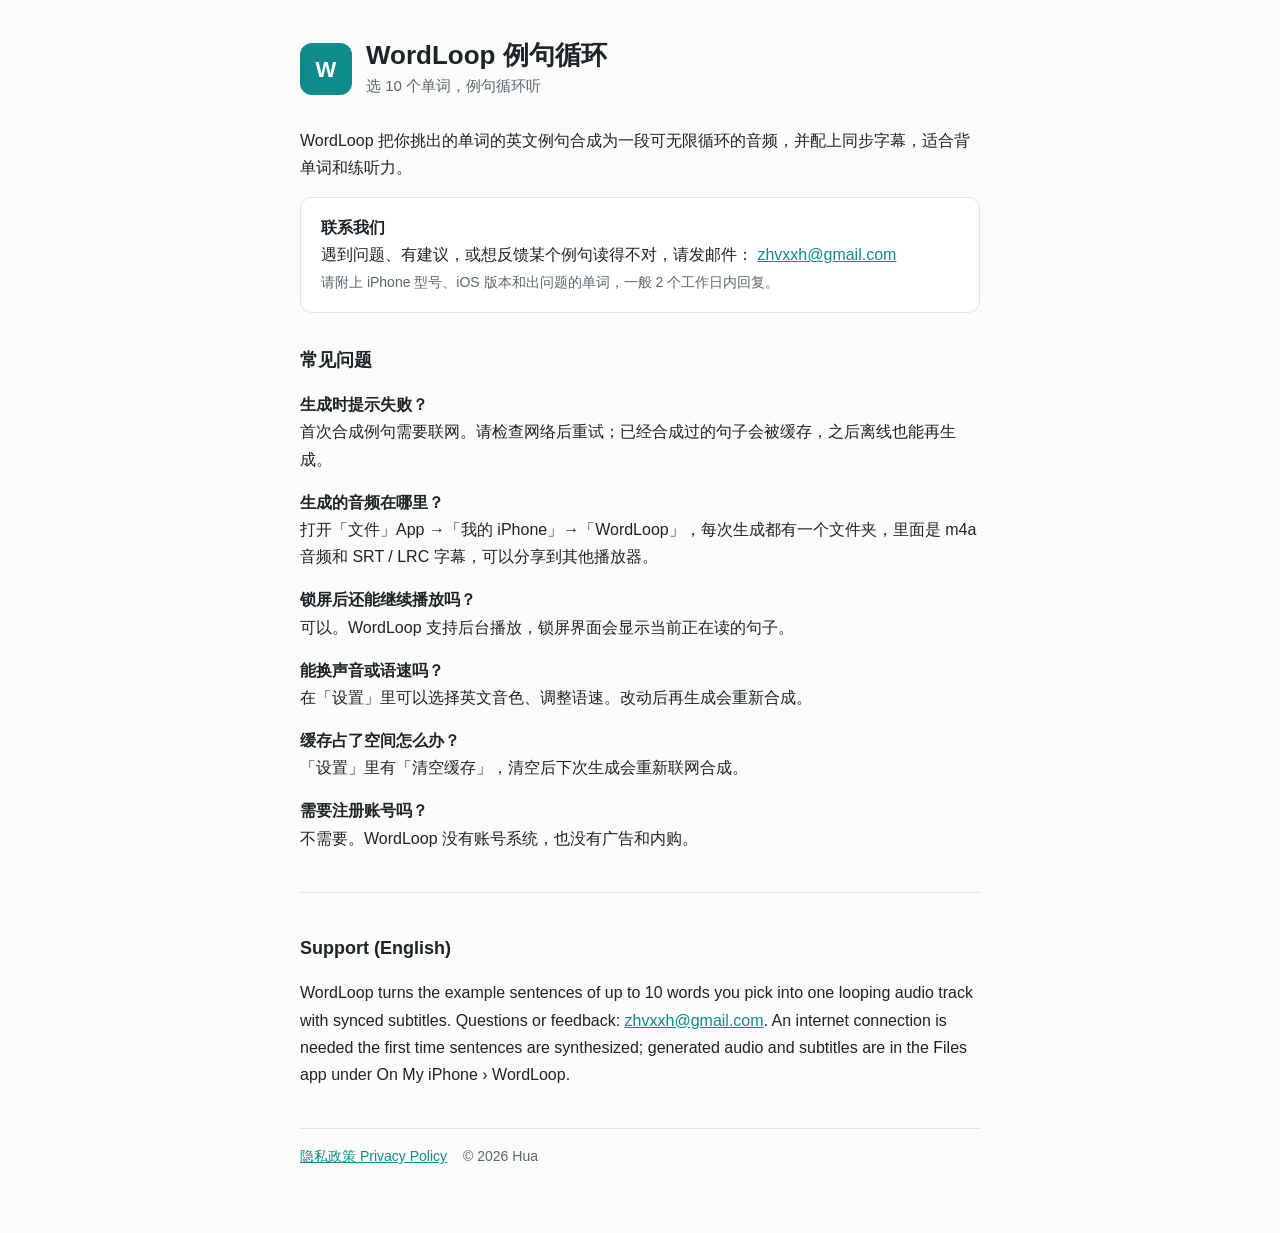
<file: index.html>
<!doctype html>
<html lang="zh-Hans">
<head>
<meta charset="utf-8">
<meta name="viewport" content="width=device-width,initial-scale=1">
<title>WordLoop 支持</title>
<link rel="stylesheet" href="style.css">
</head>
<body>
<main>
<header>
  <div class="logo">W</div>
  <div><h1>WordLoop 例句循环</h1><p class="sub">选 10 个单词，例句循环听</p></div>
</header>

<p>WordLoop 把你挑出的单词的英文例句合成为一段可无限循环的音频，并配上同步字幕，适合背单词和练听力。</p>

<div class="card">
  <strong>联系我们</strong><br>
  遇到问题、有建议，或想反馈某个例句读得不对，请发邮件：
  <a href="mailto:zhvxxh@gmail.com?subject=WordLoop%20%E5%8F%8D%E9%A6%88">zhvxxh@gmail.com</a><br>
  <span class="muted">请附上 iPhone 型号、iOS 版本和出问题的单词，一般 2 个工作日内回复。</span>
</div>

<h2>常见问题</h2>
<p><strong>生成时提示失败？</strong><br>
首次合成例句需要联网。请检查网络后重试；已经合成过的句子会被缓存，之后离线也能再生成。</p>

<p><strong>生成的音频在哪里？</strong><br>
打开「文件」App →「我的 iPhone」→「WordLoop」，每次生成都有一个文件夹，里面是 m4a 音频和 SRT / LRC 字幕，可以分享到其他播放器。</p>

<p><strong>锁屏后还能继续播放吗？</strong><br>
可以。WordLoop 支持后台播放，锁屏界面会显示当前正在读的句子。</p>

<p><strong>能换声音或语速吗？</strong><br>
在「设置」里可以选择英文音色、调整语速。改动后再生成会重新合成。</p>

<p><strong>缓存占了空间怎么办？</strong><br>
「设置」里有「清空缓存」，清空后下次生成会重新联网合成。</p>

<p><strong>需要注册账号吗？</strong><br>
不需要。WordLoop 没有账号系统，也没有广告和内购。</p>

<hr>
<h2 lang="en">Support (English)</h2>
<p lang="en">WordLoop turns the example sentences of up to 10 words you pick into one looping audio track with synced subtitles. Questions or feedback: <a href="mailto:zhvxxh@gmail.com">zhvxxh@gmail.com</a>. An internet connection is needed the first time sentences are synthesized; generated audio and subtitles are in the Files app under On My iPhone › WordLoop.</p>

<nav><a href="privacy.html">隐私政策 Privacy Policy</a><span>© 2026 Hua</span></nav>
</main>
</body>
</html>
</file>
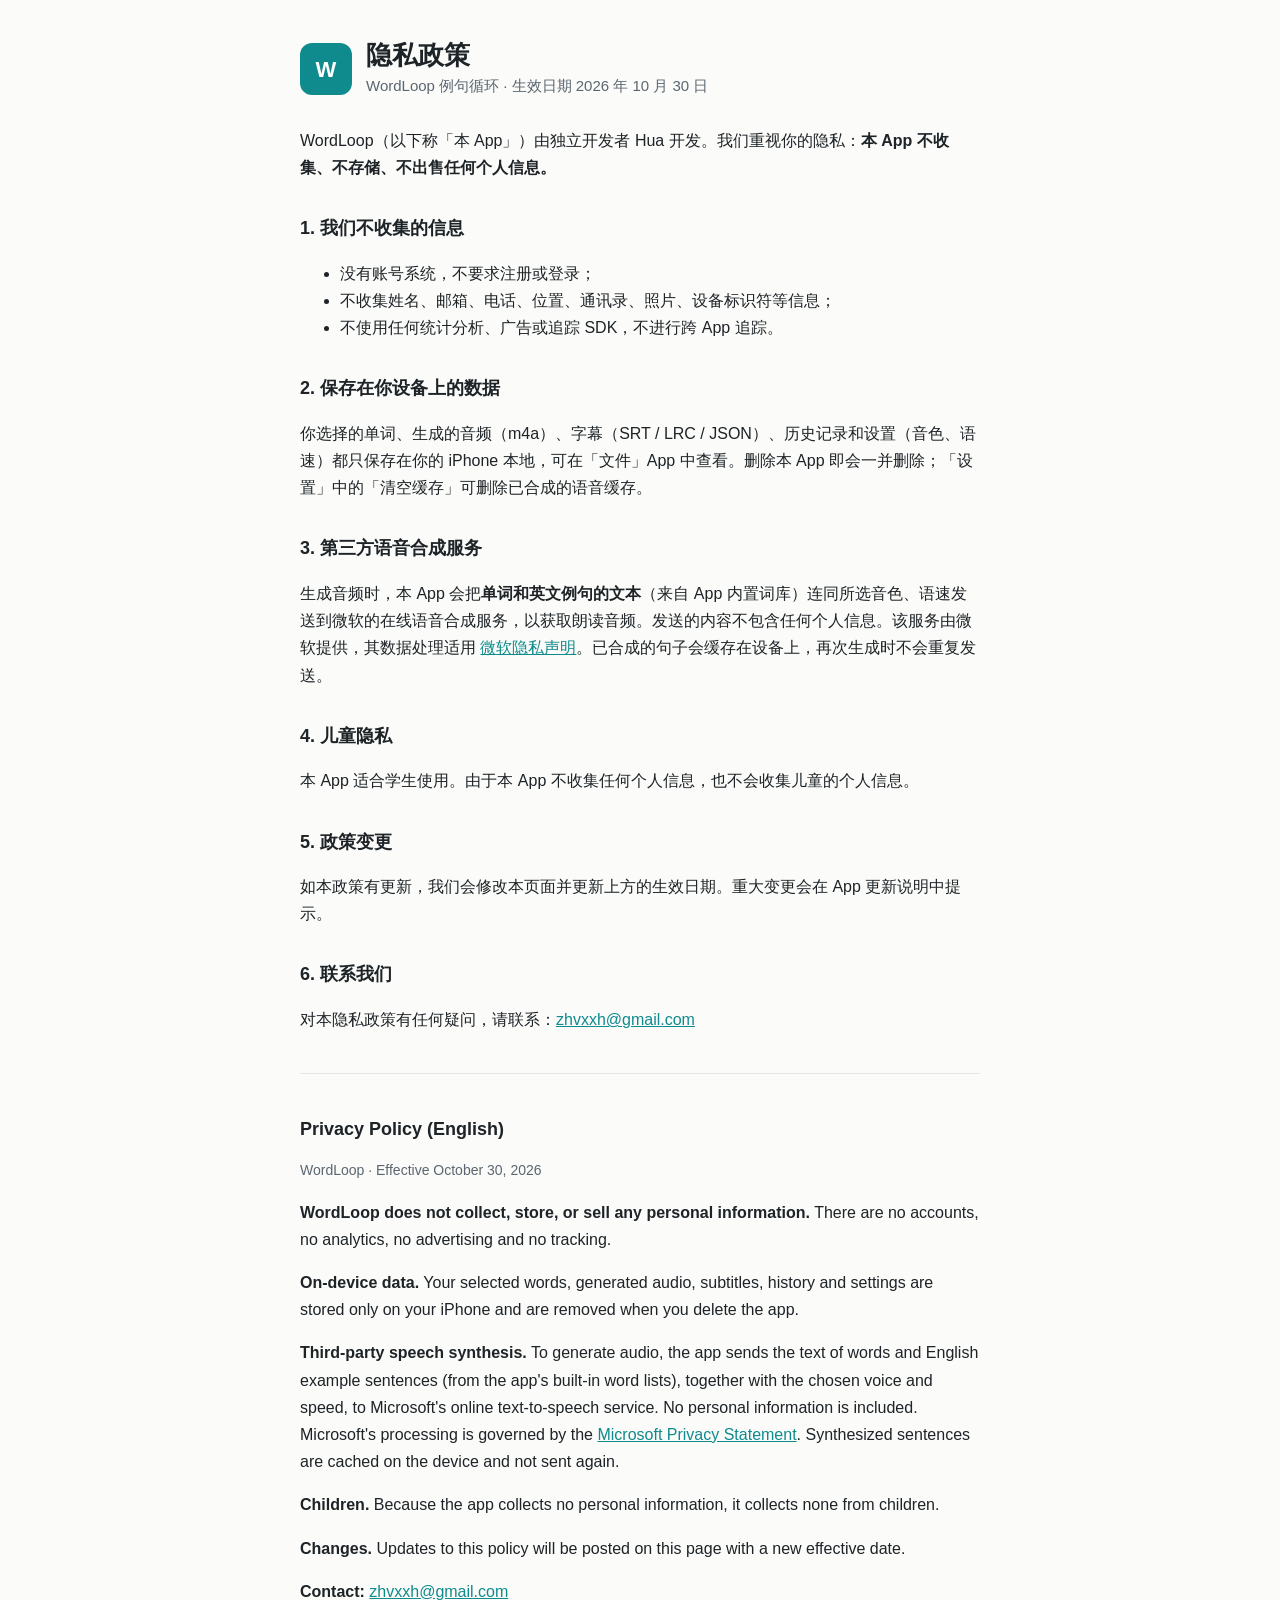
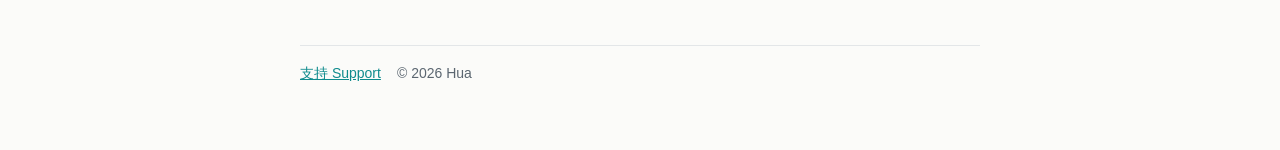
<file: privacy.html>
<!doctype html>
<html lang="zh-Hans">
<head>
<meta charset="utf-8">
<meta name="viewport" content="width=device-width,initial-scale=1">
<title>WordLoop 隐私政策</title>
<link rel="stylesheet" href="style.css">
</head>
<body>
<main>
<header>
  <div class="logo">W</div>
  <div><h1>隐私政策</h1><p class="sub">WordLoop 例句循环 · 生效日期 2026 年 10 月 30 日</p></div>
</header>

<p>WordLoop（以下称「本 App」）由独立开发者 Hua 开发。我们重视你的隐私：<strong>本 App 不收集、不存储、不出售任何个人信息。</strong></p>

<h2>1. 我们不收集的信息</h2>
<ul>
  <li>没有账号系统，不要求注册或登录；</li>
  <li>不收集姓名、邮箱、电话、位置、通讯录、照片、设备标识符等信息；</li>
  <li>不使用任何统计分析、广告或追踪 SDK，不进行跨 App 追踪。</li>
</ul>

<h2>2. 保存在你设备上的数据</h2>
<p>你选择的单词、生成的音频（m4a）、字幕（SRT / LRC / JSON）、历史记录和设置（音色、语速）都只保存在你的 iPhone 本地，可在「文件」App 中查看。删除本 App 即会一并删除；「设置」中的「清空缓存」可删除已合成的语音缓存。</p>

<h2>3. 第三方语音合成服务</h2>
<p>生成音频时，本 App 会把<strong>单词和英文例句的文本</strong>（来自 App 内置词库）连同所选音色、语速发送到微软的在线语音合成服务，以获取朗读音频。发送的内容不包含任何个人信息。该服务由微软提供，其数据处理适用
<a href="https://privacy.microsoft.com/privacystatement" target="_blank" rel="noopener">微软隐私声明</a>。已合成的句子会缓存在设备上，再次生成时不会重复发送。</p>

<h2>4. 儿童隐私</h2>
<p>本 App 适合学生使用。由于本 App 不收集任何个人信息，也不会收集儿童的个人信息。</p>

<h2>5. 政策变更</h2>
<p>如本政策有更新，我们会修改本页面并更新上方的生效日期。重大变更会在 App 更新说明中提示。</p>

<h2>6. 联系我们</h2>
<p>对本隐私政策有任何疑问，请联系：<a href="mailto:zhvxxh@gmail.com">zhvxxh@gmail.com</a></p>

<hr>
<section lang="en">
<h2>Privacy Policy (English)</h2>
<p class="muted">WordLoop · Effective October 30, 2026</p>
<p><strong>WordLoop does not collect, store, or sell any personal information.</strong> There are no accounts, no analytics, no advertising and no tracking.</p>
<p><strong>On-device data.</strong> Your selected words, generated audio, subtitles, history and settings are stored only on your iPhone and are removed when you delete the app.</p>
<p><strong>Third-party speech synthesis.</strong> To generate audio, the app sends the text of words and English example sentences (from the app's built-in word lists), together with the chosen voice and speed, to Microsoft's online text-to-speech service. No personal information is included. Microsoft's processing is governed by the <a href="https://privacy.microsoft.com/privacystatement" target="_blank" rel="noopener">Microsoft Privacy Statement</a>. Synthesized sentences are cached on the device and not sent again.</p>
<p><strong>Children.</strong> Because the app collects no personal information, it collects none from children.</p>
<p><strong>Changes.</strong> Updates to this policy will be posted on this page with a new effective date.</p>
<p><strong>Contact:</strong> <a href="mailto:zhvxxh@gmail.com">zhvxxh@gmail.com</a></p>
</section>

<nav><a href="index.html">支持 Support</a><span>© 2026 Hua</span></nav>
</main>
</body>
</html>
</file>
<file: style.css>
:root{--bg:#fbfbf9;--fg:#1d2327;--muted:#5b6670;--accent:#0f8b8d;--line:#e3e6e8;--card:#fff}
@media (prefers-color-scheme:dark){:root{--bg:#111416;--fg:#e8ecee;--muted:#9aa5ad;--accent:#3cc1c3;--line:#2a3034;--card:#181c1f}}
*{box-sizing:border-box}
body{margin:0;background:var(--bg);color:var(--fg);font:16px/1.7 -apple-system,BlinkMacSystemFont,"PingFang SC","Helvetica Neue",sans-serif}
main{max-width:720px;margin:0 auto;padding:40px 20px 64px}
header{display:flex;align-items:center;gap:14px;margin-bottom:28px}
.logo{width:52px;height:52px;border-radius:12px;background:var(--accent);display:grid;place-items:center;color:#fff;font-weight:700;font-size:22px}
h1{font-size:26px;margin:0;line-height:1.2}
.sub{color:var(--muted);margin:2px 0 0;font-size:15px}
h2{font-size:18px;margin:32px 0 8px}
p,li{color:var(--fg)}
.muted{color:var(--muted);font-size:14px}
a{color:var(--accent)}
.card{background:var(--card);border:1px solid var(--line);border-radius:12px;padding:16px 20px;margin:16px 0}
nav{margin-top:40px;padding-top:16px;border-top:1px solid var(--line);font-size:14px;color:var(--muted)}
nav a{margin-right:16px}
hr{border:0;border-top:1px solid var(--line);margin:40px 0}
</file>
